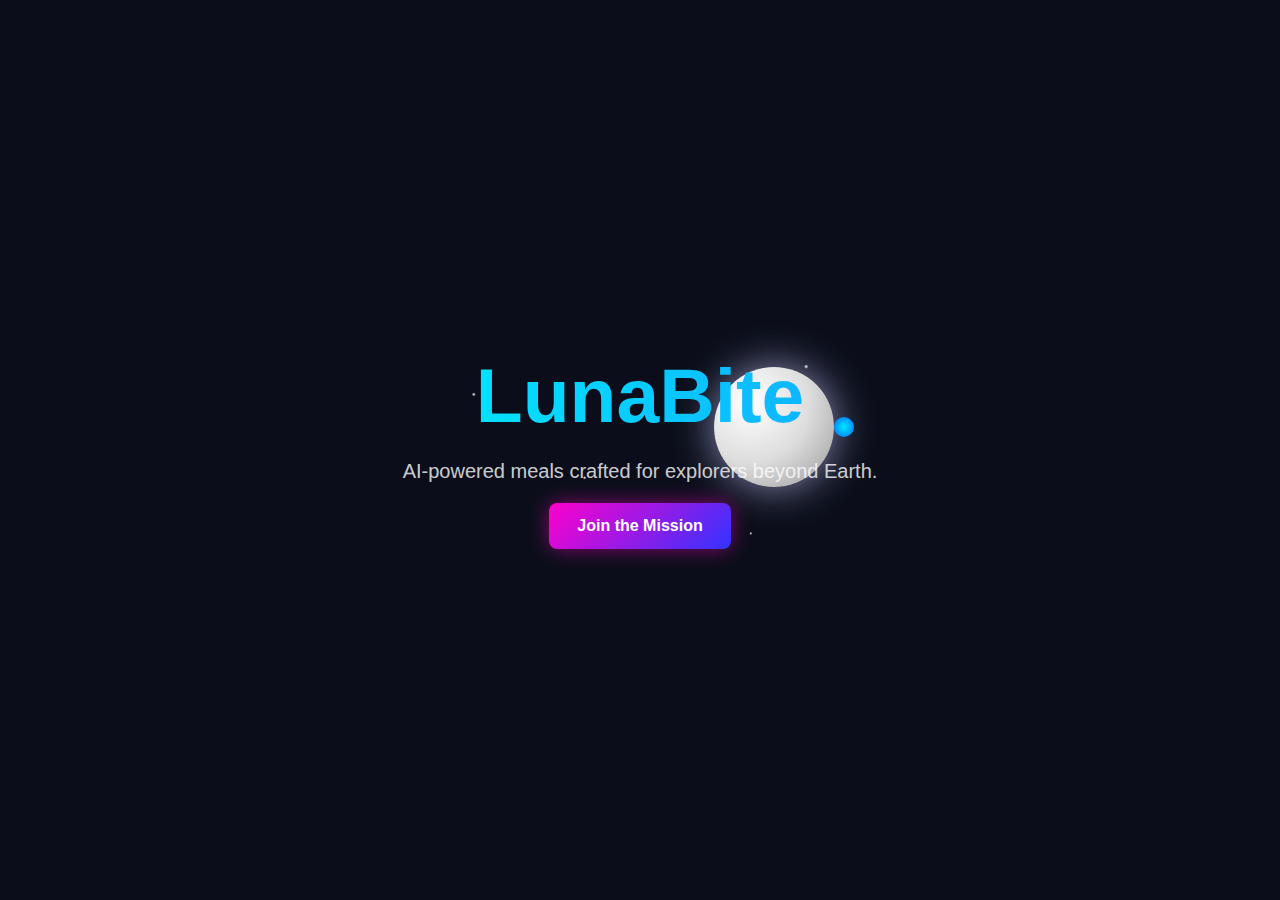
<file: index.html>
<!doctype html>
<html lang="en">
<head>
  <meta charset="utf-8" />
  <meta name="viewport" content="width=device-width, initial-scale=1" />
  <title>LunaBite — AI Meals for Space</title>
  <link rel="stylesheet" href="style.css">
</head>
<body>
  <section class="hero">
    <div class="content">
        <div class="moon">
  <div class="planet"></div>
</div>

      <h1 class="headline">LunaBite</h1>
      <p class="tagline">AI-powered meals crafted for explorers beyond Earth.</p>
      <a href="#" class="cta">Join the Mission</a>
    </div>
    <div class="stars"></div>
  </section>
</body>
</html>
</file>
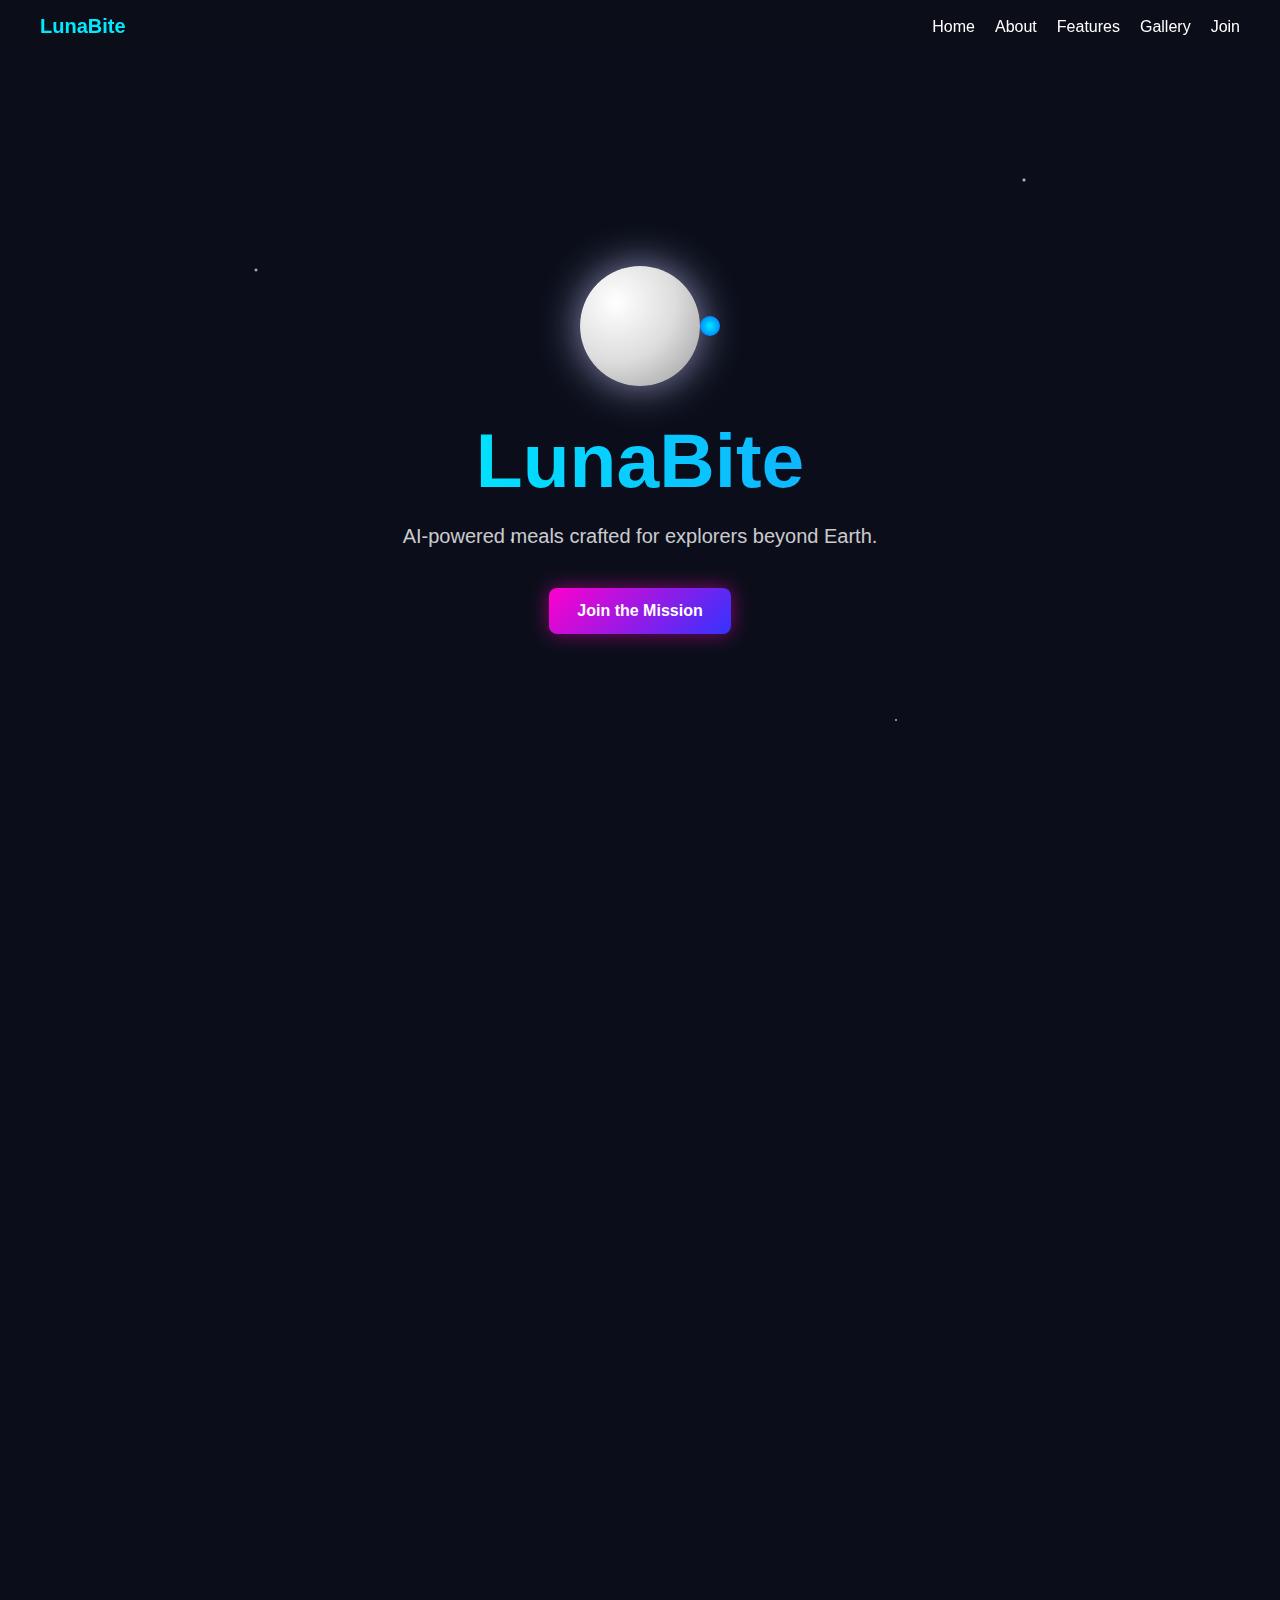
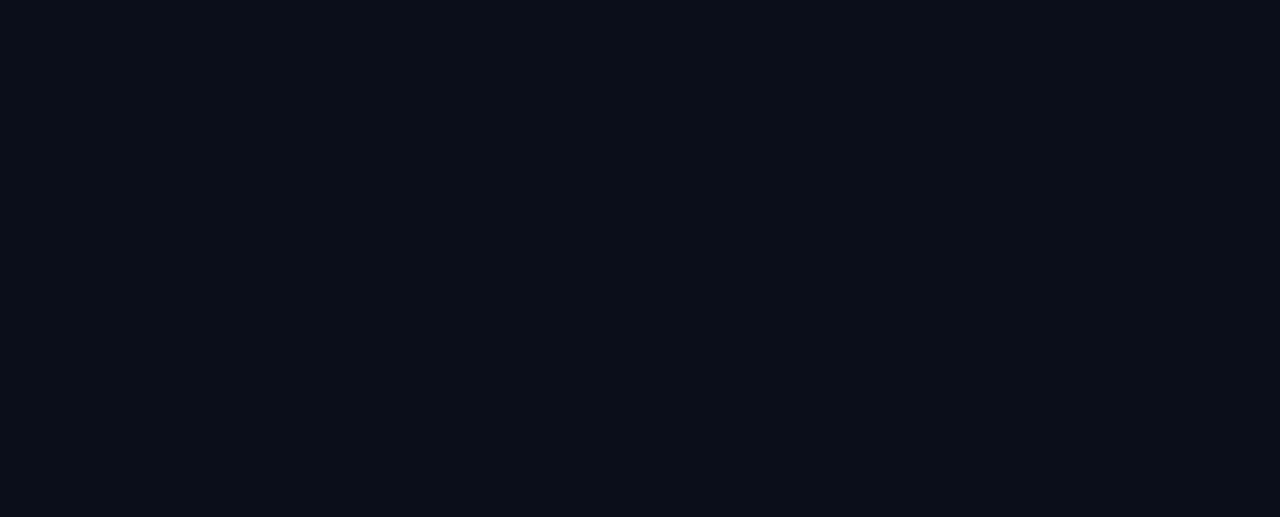
<file: LunaBite_Landing/index.html>
<!doctype html>
<html lang="en">
<head>
  <meta charset="utf-8" />
  <meta name="viewport" content="width=device-width, initial-scale=1" />
  <title>LunaBite — AI Meals for Space</title>
  <link rel="stylesheet" href="style.css">
</head>
<body>
  <!-- Navbar -->
  <header class="navbar">
    <div class="logo">LunaBite</div>
    <nav>
      <ul>
        <li><a href="#home">Home</a></li>
        <li><a href="#about">About</a></li>
        <li><a href="#features">Features</a></li>
        <li><a href="#gallery">Gallery</a></li>
        <li><a href="#join">Join</a></li>
      </ul>
    </nav>
  </header>

  <!-- Hero -->
  <section class="hero" id="home">
    <div class="content">
      <div class="moon">
        <div class="planet"></div>
      </div>
      <h1 class="headline">LunaBite</h1>
      <p class="tagline">AI-powered meals crafted for explorers beyond Earth.</p>
      <a href="#" class="cta">Join the Mission</a>
    </div>
    <div class="stars"></div>
  </section>

  <!-- About -->
  <section class="about" id="about">
    <h2>About</h2>
    <p>LunaBite creates nutritious AI-designed meals for astronauts and space enthusiasts, blending taste with innovation.</p>
  </section>

  <!-- Features -->
  <section class="features" id="features">
    <h2>Features</h2>
    <div class="feature-grid">
      <div class="feature-card">🚀 Space-Optimized Meals</div>
      <div class="feature-card">🌌 AI Nutrition Balance</div>
      <div class="feature-card">🛰️ Long Shelf Life</div>
      <div class="feature-card">👨‍🚀 Custom Meal Plans</div>
    </div>
  </section>

  <!-- Gallery -->
  <section class="gallery" id="gallery">
    <h2>Gallery</h2>
    <p>[Placeholder for images or product previews]</p>
  </section>

  <!-- Join -->
  <section class="join" id="join">
    <h2>Join the Mission</h2>
    <p>Sign up to be a part of LunaBite’s journey to revolutionize space nutrition.</p>
    <a href="#" class="cta">Get Started</a>
  </section>

  <script src="gsap.js"></script>
</body>
</html>
</file>
<file: style.css>
/* General setup */
* { margin: 0; padding: 0; box-sizing: border-box; }
body {
  font-family: 'Segoe UI', sans-serif;
  background: #0b0e1a;
  color: white;
  height: 100vh;
  display: flex;
  justify-content: center;
  align-items: center;
}

/* Hero section */
.hero {
  position: relative;
  text-align: center;
  padding: 40px;
  max-width: 800px;
}

/* Animated Headline */
.headline {
  font-size: clamp(40px, 6vw, 80px);
  font-weight: 800;
  background: linear-gradient(270deg, #ff00cc, #3333ff, #00eaff);
  background-size: 600% 600%;

  /* Add both versions for compatibility */
  background-clip: text;           /* Standard */
  -webkit-background-clip: text;   /* For Chrome, Safari */
  -webkit-text-fill-color: transparent;

  animation: waveGradient 8s ease infinite;
}


@keyframes waveGradient {
  0% { background-position: 0% 50%; }
  50% { background-position: 100% 50%; }
  100% { background-position: 0% 50%; }
}

/* Tagline */
.tagline {
  margin: 20px 0;
  font-size: 20px;
  color: rgba(255,255,255,0.8);
}

/* CTA button */
.cta {
  display: inline-block;
  padding: 14px 28px;
  border-radius: 8px;
  background: linear-gradient(135deg, #ff00cc, #3333ff);
  color: white;
  font-weight: 600;
  text-decoration: none;
  box-shadow: 0 0 20px rgba(255,0,200,0.5);
  transition: transform 0.3s ease, box-shadow 0.3s ease;
}
.cta:hover {
  transform: scale(1.05);
  box-shadow: 0 0 30px rgba(0,200,255,0.8);
}

/* Background stars (CSS-only) */
.stars {
  position: absolute;
  top: 0; left: 0; right: 0; bottom: 0;
  background: transparent;
  background-image: radial-gradient(2px 2px at 20% 30%, #fff, transparent),
                    radial-gradient(1.5px 1.5px at 70% 80%, #fff, transparent),
                    radial-gradient(1.8px 1.8px at 40% 60%, #fff, transparent),
                    radial-gradient(2.2px 2.2px at 80% 20%, #fff, transparent);
  background-repeat: no-repeat;
  animation: twinkle 6s ease-in-out infinite alternate;
  z-index: -1;
}
/* Moon + orbiting planet */
.moon {
  position: absolute;
  top: 20%;
  right: 15%;
  width: 120px;
  height: 120px;
  background: radial-gradient(circle at 30% 30%, #fff, #ddd, #999);
  border-radius: 50%;
  box-shadow: 0 0 40px rgba(200, 200, 255, 0.7);
  z-index: -1;
}

.planet {
  position: absolute;
  top: 50%; left: 50%;
  width: 20px; height: 20px;
  background: radial-gradient(circle, #00eaff, #0066ff);
  border-radius: 50%;
  transform: translate(-50%, -50%) translateX(70px);
  animation: orbit 10s linear infinite;
}

@keyframes orbit {
  0%   { transform: translate(-50%, -50%) rotate(0deg) translateX(70px) rotate(0deg); }
  100% { transform: translate(-50%, -50%) rotate(360deg) translateX(70px) rotate(-360deg); }
}


@keyframes twinkle {
  0% { opacity: 0.6; }
  100% { opacity: 1; }
}
</file>
<file: LunaBite_Landing/style.css>
/* Reset */
* { margin: 0; padding: 0; box-sizing: border-box; }
body {
  font-family: 'Segoe UI', sans-serif;
  background: #0b0e1a;
  color: white;
  scroll-behavior: smooth;
}

/* Navbar */
.navbar {
  position: fixed;
  top: 0;
  left: 0;
  width: 100%;
  padding: 15px 40px;
  display: flex;
  justify-content: space-between;
  align-items: center;
  background: rgba(11, 14, 26, 0.9);
  backdrop-filter: blur(6px);
  z-index: 10;
}
.navbar .logo {
  font-size: 20px;
  font-weight: bold;
  color: #00eaff;
}
.navbar ul {
  list-style: none;
  display: flex;
  gap: 20px;
}
.navbar ul li a {
  color: white;
  text-decoration: none;
  font-weight: 500;
  transition: color 0.3s;
}
.navbar ul li a:hover {
  color: #00eaff;
}

/* Hero */
.hero {
  position: relative;
  text-align: center;
  height: 100vh;
  display: flex;
  justify-content: center;
  align-items: center;
  padding: 40px;
  overflow: hidden;
}
.headline {
  font-size: clamp(40px, 6vw, 80px);
  font-weight: 800;
  background: linear-gradient(270deg, #ff00cc, #3333ff, #00eaff);
  background-size: 600% 600%;
  background-clip: text;
  -webkit-background-clip: text;
  -webkit-text-fill-color: transparent;
  animation: waveGradient 8s ease infinite;
}
@keyframes waveGradient {
  0% { background-position: 0% 50%; }
  50% { background-position: 100% 50%; }
  100% { background-position: 0% 50%; }
}
.tagline {
  margin: 20px 0;
  font-size: 20px;
  color: rgba(255,255,255,0.8);
}
.cta {
  display: inline-block;
  padding: 14px 28px;
  border-radius: 8px;
  background: linear-gradient(135deg, #ff00cc, #3333ff);
  color: white;
  font-weight: 600;
  text-decoration: none;
  box-shadow: 0 0 20px rgba(255,0,200,0.5);
  transition: transform 0.3s ease, box-shadow 0.3s ease;
  margin-top: 20px; /* Added spacing */
}

.cta:hover {
  transform: scale(1.05);
  box-shadow: 0 0 30px rgba(0,200,255,0.8);
}


/* Stars */
.stars {
  position: absolute;
  top: 0; left: 0; right: 0; bottom: 0;
  background: transparent;
  background-image: radial-gradient(2px 2px at 20% 30%, #fff, transparent),
                    radial-gradient(1.5px 1.5px at 70% 80%, #fff, transparent),
                    radial-gradient(1.8px 1.8px at 40% 60%, #fff, transparent),
                    radial-gradient(2.2px 2.2px at 80% 20%, #fff, transparent);
  background-repeat: no-repeat;
  animation: twinkle 6s ease-in-out infinite alternate;
  z-index: -1;
}
@keyframes twinkle {
  0% { opacity: 0.6; }
  100% { opacity: 1; }
}

/* Moon + orbiting planet */
.moon {
  position: relative;  /* relative so it stays inside .content */
  margin: 0 auto 30px auto; /* center above the headline */
  width: 120px;
  height: 120px;
  background: radial-gradient(circle at 30% 30%, #fff, #ddd, #999);
  border-radius: 50%;
  box-shadow: 0 0 40px rgba(200, 200, 255, 0.7);
}

.planet {
  position: absolute;
  top: 50%; left: 50%;
  width: 20px; height: 20px;
  background: radial-gradient(circle, #00eaff, #0066ff);
  border-radius: 50%;
  transform: translate(-50%, -50%) translateX(70px);
  animation: orbit 10s linear infinite;
}

@keyframes orbit {
  0%   { transform: translate(-50%, -50%) rotate(0deg) translateX(70px) rotate(0deg); }
  100% { transform: translate(-50%, -50%) rotate(360deg) translateX(70px) rotate(-360deg); }
}

/* Sections */
section {
  padding: 100px 20px;
  text-align: center;
  opacity: 0;
  transform: translateY(40px);
  transition: opacity 0.8s ease, transform 0.8s ease;
}
section.show {
  opacity: 1;
  transform: translateY(0);
}
.about, .gallery {
  background: #111428;
}
.features, .join {
  background: #0b0e1a;
}

/* About */
.about h2, .features h2, .gallery h2, .join h2 {
  font-size: 2rem;
  margin-bottom: 20px;
}

/* Features */
.feature-grid {
  display: grid;
  grid-template-columns: repeat(auto-fit, minmax(200px, 1fr));
  gap: 20px;
  margin-top: 30px;
}
</file>
